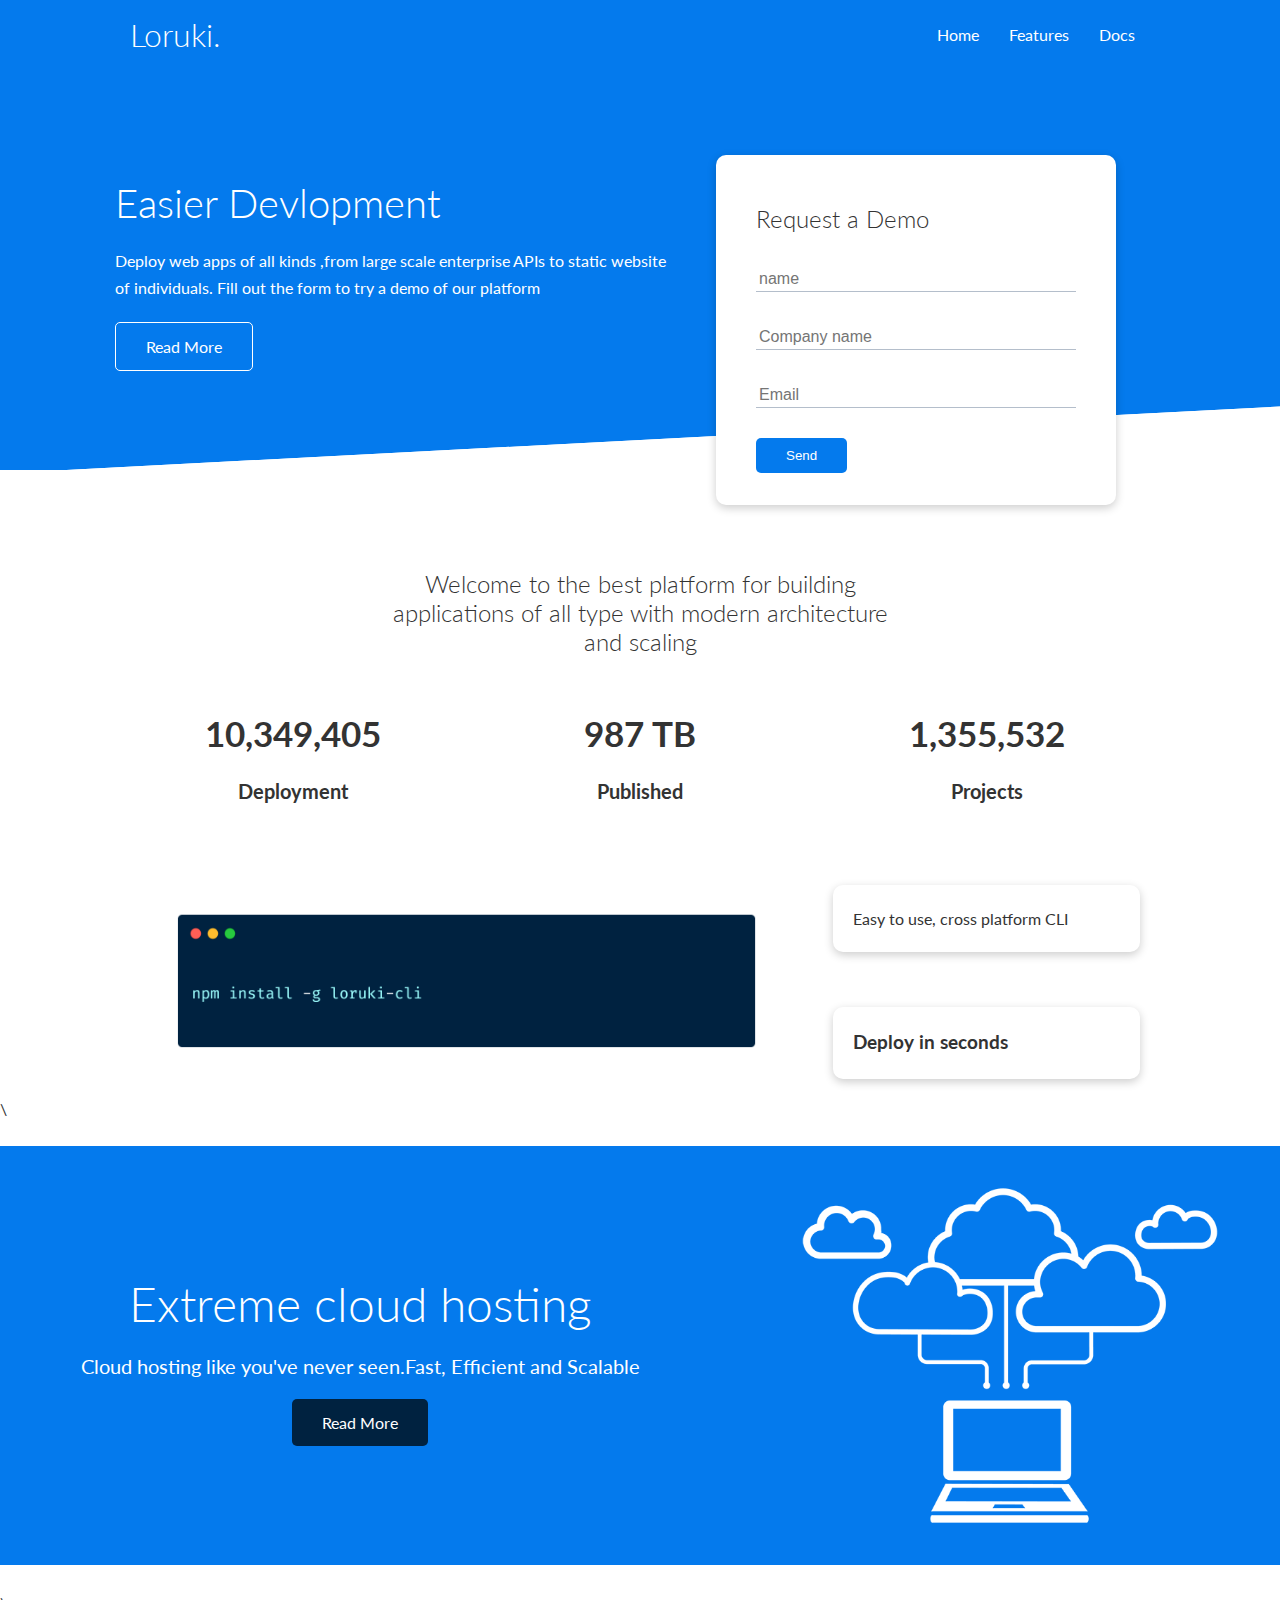
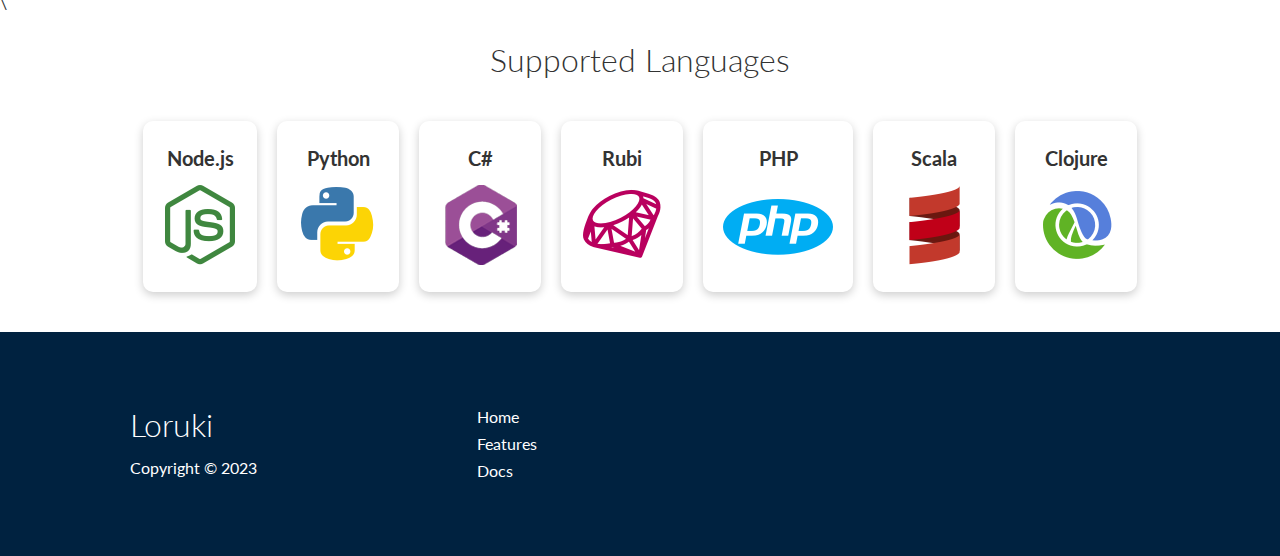
<file: index.html>
<!DOCTYPE html>
<html lang="en">
<head>
    <meta charset="UTF-8">
    <meta http-equiv="X-UA-Compatible" content="IE=edge">
    <meta name="viewport" content="width=device-width, initial-scale=1.0">
    <link rel="stylesheet" href="utlities.css">
    <link rel="stylesheet" href="style.css">
    <link rel="stylesheet" href="https://cdnjs.cloudflare.com/ajax/libs/font-awesome/6.4.0/css/all.min.css" integrity="sha512-iecdLmaskl7CVkqkXNQ/ZH/XLlvWZOJyj7Yy7tcenmpD1ypASozpmT/E0iPtmFIB46ZmdtAc9eNBvH0H/ZpiBw==" crossorigin="anonymous" referrerpolicy="no-referrer" />
    <title>Loruki | Cloud hosting for everyone</title>
</head>
<body>
    <div class="navbar">
        <div class="container flex">
            <h1 class="logo">Loruki.</h1>
            <nav>
                <ul class="nav-items">
                    <li><a href="index.html">Home</a></li>
                    <li><a href="features.html">Features</a></li>
                    <li><a href="docs.html">Docs</a></li>
                </ul>
            </nav>
        </div>
    </div>
    <!-- Showcase -->
    <section class="showcase">
        <div class="container grid">
            <div class="showcase-text">
                <h1>Easier Devlopment</h1>
                <p>Deploy web apps of all kinds
                    ,from large scale enterprise APIs to static website of individuals. 
                    Fill out the form to try a demo of our platform </p>
                <a href="features.html" class="btn btn-outline">Read More</a>
            </div>
            <div class="showcase-form card">
                <h2>Request a Demo</h2>
                <form >
                    <div class="form-control">
                        <input type="text" name="name" placeholder="name" required>
                    </div>
                    <div class="form-control">
                        <input type="text" name="company" placeholder="Company name" required>
                    </div>
                    <div class="form-control">
                        <input type="email" name="email" placeholder="Email" required>
                    </div>
                    <input type="submit" value="Send" class="btn btn-primary">
                </form>
            </div>
        </div>
    </section>


    <!-- stats -->


    <section class="stats">
        <div class="container">
            <h2 class="stats-heading text-center my1">
                Welcome to the best platform for building applications of all type with modern architecture and scaling
            </h2>
            <div class="grid grid-3 text-center my-4">
                <div>
                    <i class="fas fa-server fa-3x"></i>
                    <h3>10,349,405</h3>
                    <p class="text-secondry">Deployment</p>
                </div>
                <div>
                    <i class="fas fa-upload fa-3x"></i>
                    <h3>987 TB</h3>
                    <p class="text-secondry">Published</p>
                </div>
                <div>
                    <i class="fas fa-project-diagram fa-3x"></i>
                    <h3>1,355,532</h3>
                    <p class="text-secondry">Projects</p>
                </div>
            </div>
        </div>
    </section>
    <section class="cli">
        <div class="container grid">
            <img src="images/cli.png" alt="">
            <div class="card">
                <head>Easy to use, cross platform CLI </head>
            </div>
            <div class="card">
                <h3>Deploy in seconds</h3>
            </div>
        </div>
    </section>
    
    <!-- CLoud -->\
    <section class="cloud bg-primary my-2 py-2">
        <div class="contain grid">
            <div class="text-center">
                <h2 class="lg">Extreme cloud hosting</h2>
                <p class="lead my-1">Cloud hosting like you've never seen.Fast, Efficient and Scalable </p>
                <a href="features.html" class="btn btn-dark">Read More</a>
            </div>
            <img src="images/cloud.png" alt="">
        </div>
    </section>\
    <!-- languages -->
    <section class="languages">
        <h2 class="md text-center my-2">
            Supported Languages
        </h2>
        <div class="container flex">
            <div class="card">
                <h4>Node.js</h4>
                <img src="images/logos/node.png" alt="">
            </div>
            <div class="card">
                <h4>Python</h4>
                <img src="images/logos/python.png" alt="">
            </div>
            <div class="card">
                <h4>C#</h4>
                <img src="images/logos/csharp.png" alt="">
            </div>
            <div class="card">
                <h4>Rubi</h4>
                <img src="images/logos/ruby.png" alt="">
            </div>
            <div class="card">
                <h4>PHP</h4>
                <img src="images/logos/php.png" alt="">
            </div>
            <div class="card">
                <h4>Scala</h4>
                <img src="images/logos/scala.png" alt="">
            </div>
            <div class="card">
                <h4>Clojure</h4>
                <img src="images/logos/clojure.png" alt="">
            </div>
        </div>
    </section>
    <footer class="footer bg-dark py-5">
        <div class="container grid grid-3">
            <div>
                <h1>Loruki</h1>
                <p>Copyright &copy; 2023</p>
            </div>
            <nav>
                <ul class="nav-items">
                    <li><a href="index.html">Home</a></li>
                    <li><a href="features.html">Features</a></li>
                    <li><a href="docs.html">Docs</a></li>
                </ul>
            </nav>
            <div class="social">
                <a href="#"><i class="fab fa-github fa-2x"></i></a>
                <a href="#"><i class="fab fa-twitter fa-2x"></i></a>
                <a href="#"><i class="fab fa-instagram fa-2x"></i></a>
                <a href="#"><i class="fab fa-discord fa-2x"></i></a>
                <a href="#"><i class="fab fa-facebook fa-2x"></i></a>
            </div>
        </div>
    </footer>
    
</body>
</html>
</file>
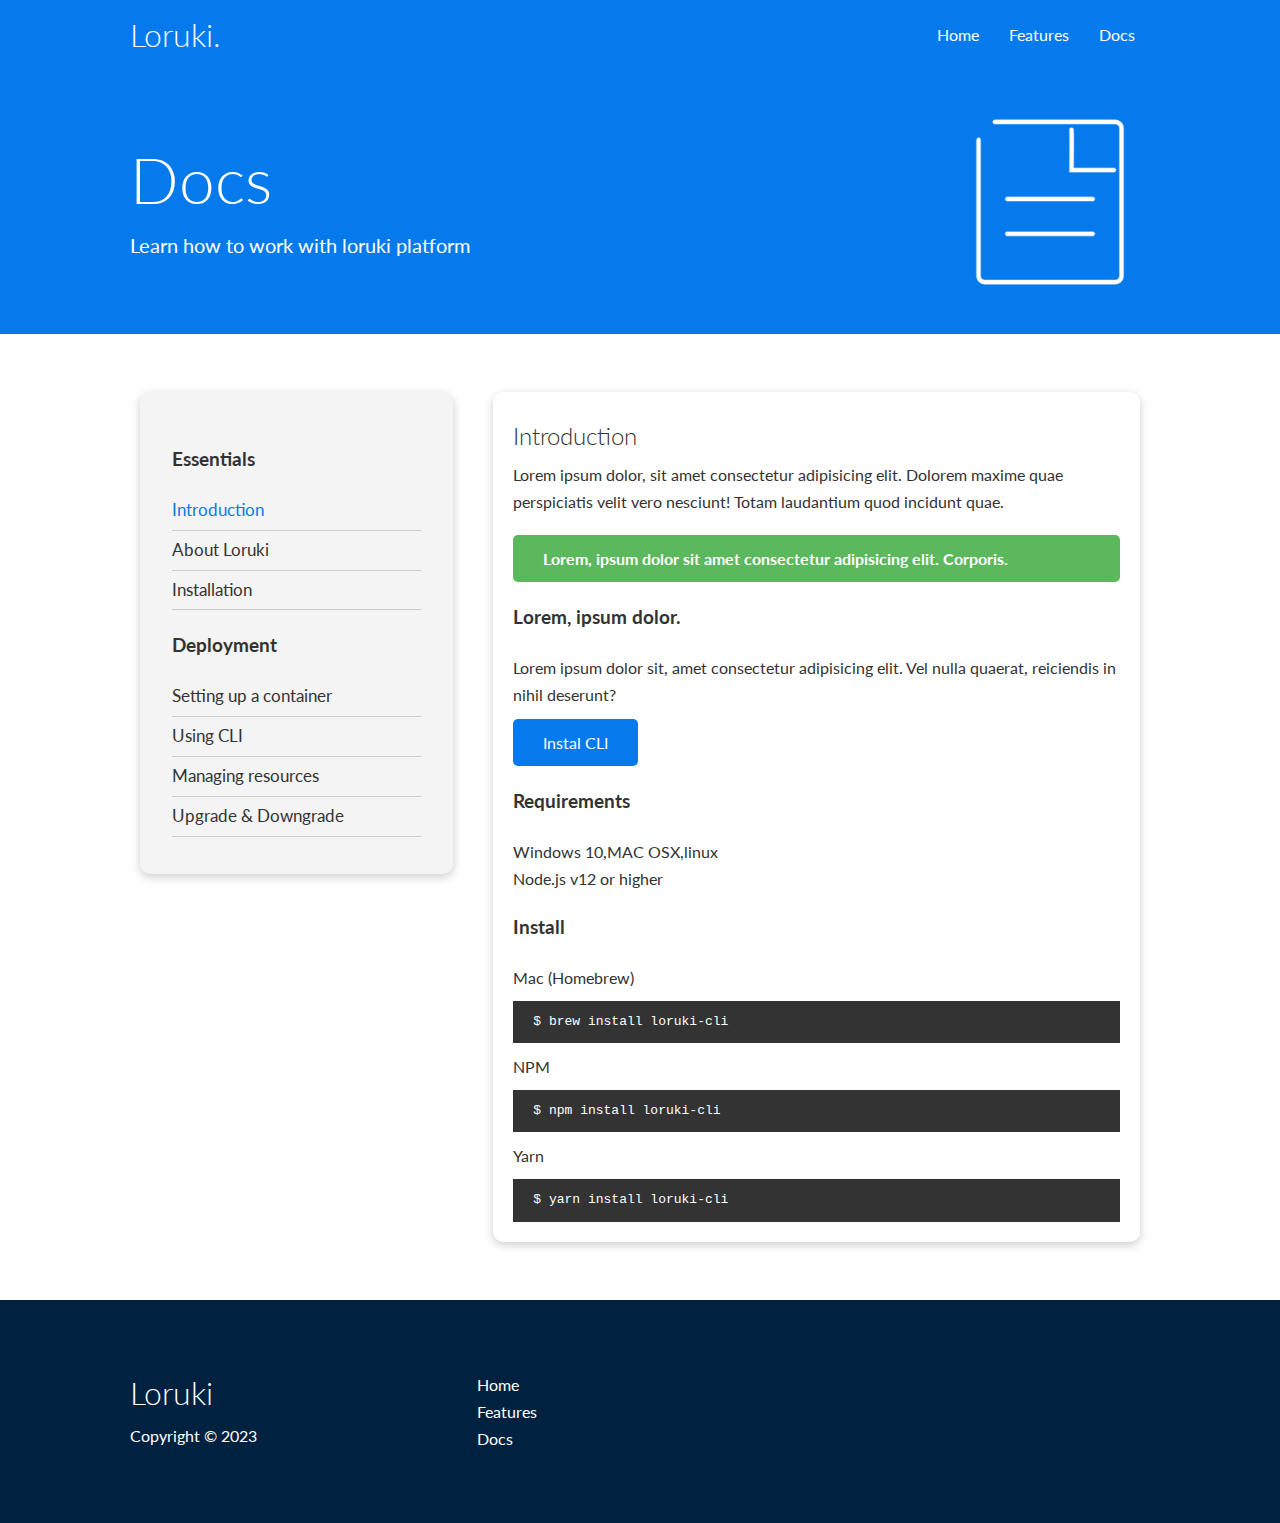
<file: docs.html>
<!DOCTYPE html>
<html lang="en">
<head>
    <meta charset="UTF-8">
    <meta http-equiv="X-UA-Compatible" content="IE=edge">
    <meta name="viewport" content="width=device-width, initial-scale=1.0">
    <link rel="stylesheet" href="utlities.css">
    <link rel="stylesheet" href="style.css">
    <link rel="stylesheet" href="https://cdnjs.cloudflare.com/ajax/libs/font-awesome/6.4.0/css/all.min.css" integrity="sha512-iecdLmaskl7CVkqkXNQ/ZH/XLlvWZOJyj7Yy7tcenmpD1ypASozpmT/E0iPtmFIB46ZmdtAc9eNBvH0H/ZpiBw==" crossorigin="anonymous" referrerpolicy="no-referrer" />
    <title>Loruki | Cloud hosting for everyone</title>
</head>





<body>
    <div class="navbar">
        <div class="container flex">
            <h1 class="logo">Loruki.</h1>
            <nav>
                <ul class="nav-items">
                    <li><a href="index.html">Home</a></li>
                    <li><a href="features.html">Features</a></li>
                    <li><a href="docs.html">Docs</a></li>
                </ul>
            </nav>
        </div>
    </div>
    
    
    
    
    
    
    
    
    <section class="docs-head bg-primary py-3">
        <div class="container grid">
            <div>
                <h1 class="xl">
                    Docs
                </h1>
                <p class="lead">
                    Learn how to work with loruki platform
                </p>
            </div>
            <img src="images/docs.png" alt="">
        </div>
    </section>
<!-- docs main -->

<section class="docs-main my-4">
    <div class="container grid">
        <div class="card bg-light p-3">
            <h3 class="my-2">Essentials</h3>
            <nav>
                <ul>
                    <li><a href="#" class="text-primary">Introduction</a></li>
                    <li><a href="#">About Loruki</a></li>
                    <li><a href="#">Installation</a></li>
                </ul>
            </nav>
            <h3 class="my-2">Deployment</h3>
            <nav>
                <ul>
                    <li><a href="#">Setting up a container</a></li>
                    <li><a href="#">Using CLI</a></li>
                    <li><a href="#">Managing resources</a></li>
                    <li><a href="#">Upgrade & Downgrade</a></li>
                </ul>
            </nav>
        </div>
        <div class="card">
                <h2>Introduction</h2>
                <p>Lorem ipsum dolor, sit amet consectetur adipisicing elit. Dolorem maxime quae perspiciatis velit vero nesciunt! Totam laudantium quod incidunt quae.</p>
                <div class="alert alert-success">
                    <i class="fas fa-info"></i>Lorem, ipsum dolor sit amet consectetur adipisicing elit. Corporis.
                </div>
                <h3>Lorem, ipsum dolor.</h3>
                <p>Lorem ipsum dolor sit, amet consectetur adipisicing elit. Vel nulla quaerat, reiciendis in nihil deserunt?</p>
                <a href="#" class="btn btn-primary">Instal CLI
                </a>
                <h3>Requirements</h3>
                <ul>
                    <li>Windows 10,MAC OSX,linux</li>
                    <li>Node.js v12 or higher</li>
                </ul>
                <h3>Install</h3>
                <p>Mac (Homebrew)</p>
                <pre><code>$ brew install loruki-cli</code></pre>
                <p>NPM</p>
                <pre><code>$ npm install loruki-cli</code></pre>
                <p>Yarn</p>
                <pre><code>$ yarn install loruki-cli</code></pre>

        </div>
    </div>
</section>




    <footer class="footer bg-dark py-5">
        <div class="container grid grid-3">
            <div>
                <h1>Loruki</h1>
                <p>Copyright &copy; 2023</p>
            </div>
            <nav>
                <ul class="nav-items">
                    <li><a href="index.html">Home</a></li>
                    <li><a href="features.html">Features</a></li>
                    <li><a href="docs.html">Docs</a></li>
                </ul>
            </nav>
            <div class="social">
                <a href="#"><i class="fab fa-github fa-2x"></i></a>
                <a href="#"><i class="fab fa-twitter fa-2x"></i></a>
                <a href="#"><i class="fab fa-instagram fa-2x"></i></a>
                <a href="#"><i class="fab fa-discord fa-2x"></i></a>
                <a href="#"><i class="fab fa-facebook fa-2x"></i></a>
            </div>
        </div>
    </footer>
    
</body>
</html>
</file>
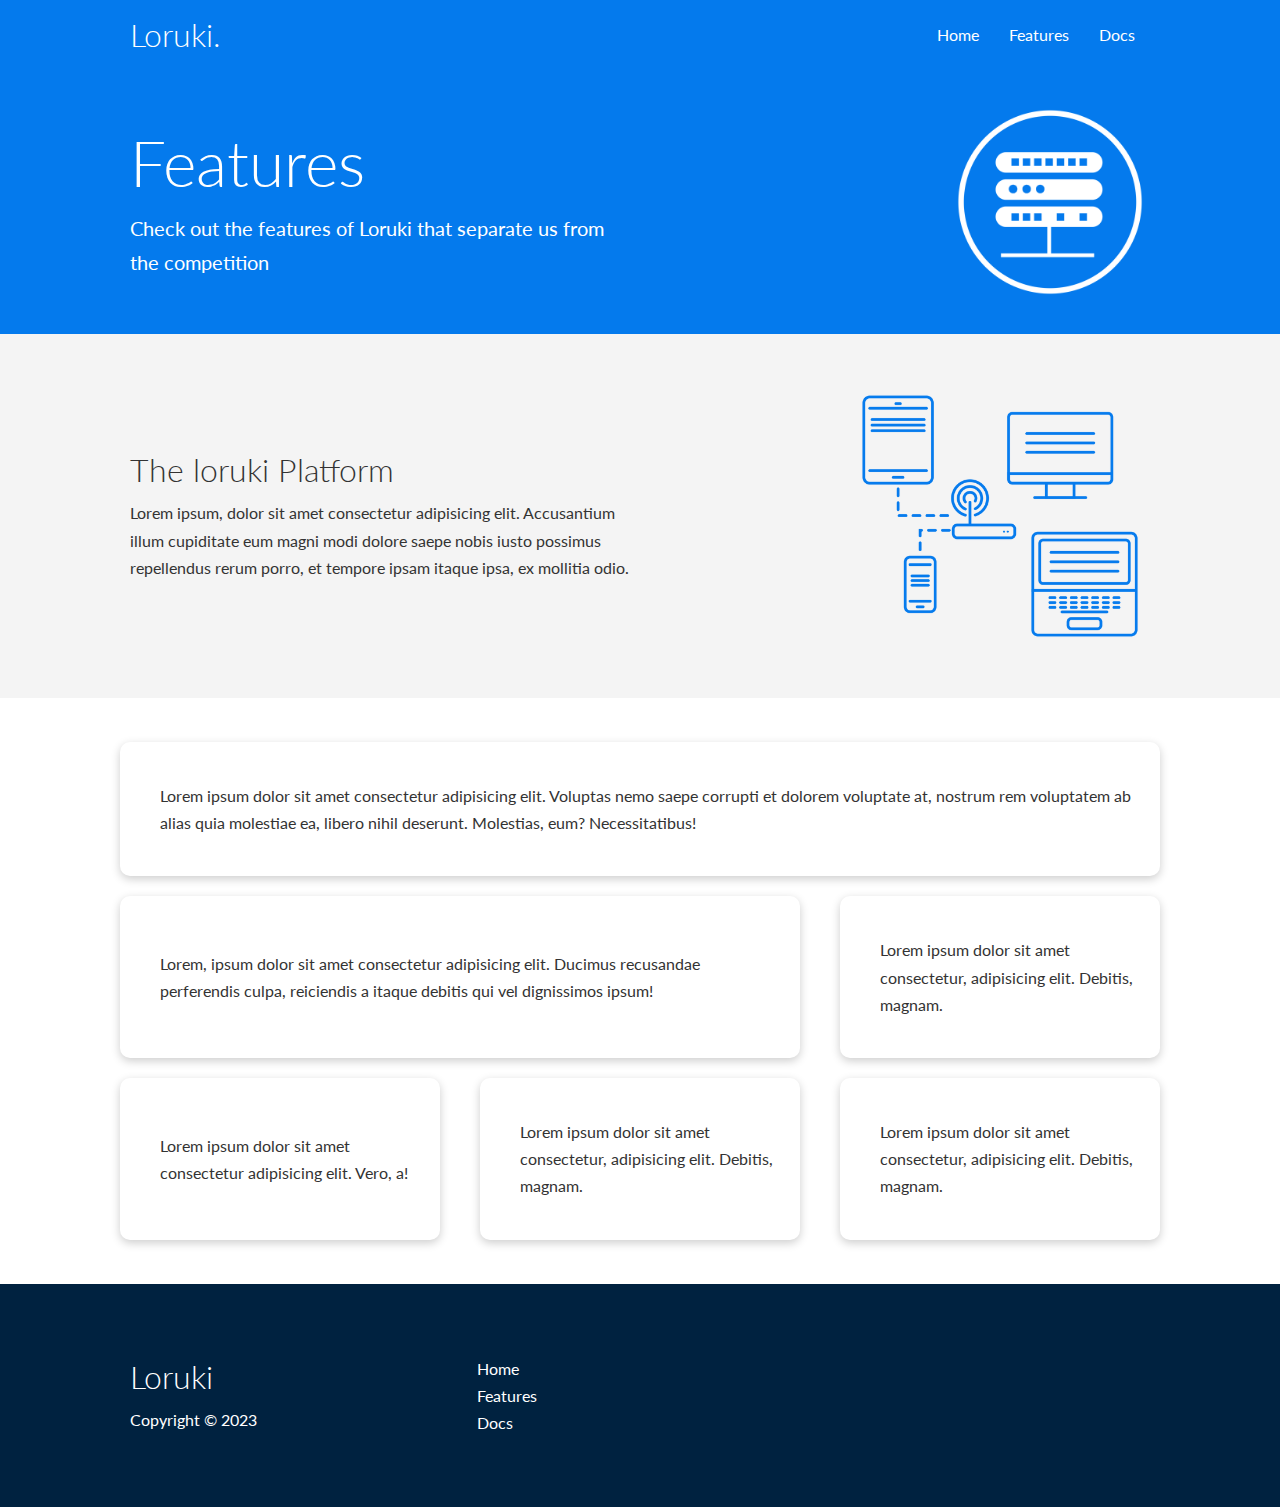
<file: features.html>
<!DOCTYPE html>
<html lang="en">
<head>
    <meta charset="UTF-8">
    <meta http-equiv="X-UA-Compatible" content="IE=edge">
    <meta name="viewport" content="width=device-width, initial-scale=1.0">
    <link rel="stylesheet" href="utlities.css">
    <link rel="stylesheet" href="style.css">
    <link rel="stylesheet" href="https://cdnjs.cloudflare.com/ajax/libs/font-awesome/6.4.0/css/all.min.css" integrity="sha512-iecdLmaskl7CVkqkXNQ/ZH/XLlvWZOJyj7Yy7tcenmpD1ypASozpmT/E0iPtmFIB46ZmdtAc9eNBvH0H/ZpiBw==" crossorigin="anonymous" referrerpolicy="no-referrer" />
    <title>Loruki | Cloud hosting for everyone</title>
</head>





<body>
    <div class="navbar">
        <div class="container flex">
            <h1 class="logo">Loruki.</h1>
            <nav>
                <ul class="nav-items">
                    <li><a href="index.html">Home</a></li>
                    <li><a href="features.html">Features</a></li>
                    <li><a href="docs.html">Docs</a></li>
                </ul>
            </nav>
        </div>
    </div>
    
    
    
    
    
    
    
    
    <section class="features-head bg-primary py-3">
        <div class="container grid">
            <div>
                <h1 class="xl">
                    Features
                </h1>
                <p class="lead">
                    Check out the features of Loruki that separate us from the competition
                </p>
            </div>
            <img src="images/server.png" alt="">
        </div>
    </section>
    
    
    
    
    
    
    <section class="features-sub-head bg-light py-3">
        <div class="container grid">
            <div>
                    <h1 class="md">The loruki Platform</h1>
                    <p >Lorem ipsum, dolor sit amet consectetur adipisicing elit. Accusantium illum cupiditate eum magni modi dolore saepe nobis iusto possimus repellendus rerum porro, et tempore ipsam itaque ipsa, ex mollitia odio.</p>
            </div>
            <img src="images/server2.png" alt="">
        </div>
    </section>





    <section class="features-main my-2">
        <div class="container grid grid-3">
            <div class="card flex">
               <i class="fas fa-server fa-3x"></i> 
               <p>Lorem ipsum dolor sit amet consectetur adipisicing elit. Voluptas nemo saepe corrupti et dolorem voluptate at, nostrum rem voluptatem ab alias quia molestiae ea, libero nihil deserunt. Molestias, eum? Necessitatibus!</p>
            </div>
            <div class="card flex">
                <i class="fas fa-network-wired fa-3x"></i>
                <p>
                    Lorem, ipsum dolor sit amet consectetur adipisicing elit. Ducimus
                    recusandae perferendis culpa, reiciendis a itaque debitis qui vel
                    dignissimos ipsum!
                </p>
            </div>
            <div class="card flex">
                <i class="fas fa-laptop-code fa-3x"></i>
                <p>
                    Lorem ipsum dolor sit amet consectetur, adipisicing elit. Debitis,
                    magnam.
                </p>
            </div>
            <div class="card flex">
                <i class="fas fa-database fa-3x"></i>
                <p>
                    Lorem ipsum dolor sit amet consectetur adipisicing elit. Vero, a!
                </p>
            </div>
            <div class="card flex">
                <i class="fas fa-power-off fa-3x"></i>
                <p>
                    Lorem ipsum dolor sit amet consectetur, adipisicing elit. Debitis,
                    magnam.
                </p>
            </div>
            <div class="card flex">
                <i class="fas fa-upload fa-3x"></i>
                <p>
                    Lorem ipsum dolor sit amet consectetur, adipisicing elit. Debitis,
                    magnam.
                </p>
            </div>
        </div>        
    </section>








    <footer class="footer bg-dark py-5">
        <div class="container grid grid-3">
            <div>
                <h1>Loruki</h1>
                <p>Copyright &copy; 2023</p>
            </div>
            <nav>
                <ul class="nav-items">
                    <li><a href="index.html">Home</a></li>
                    <li><a href="features.html">Features</a></li>
                    <li><a href="docs.html">Docs</a></li>
                </ul>
            </nav>
            <div class="social">
                <a href="#"><i class="fab fa-github fa-2x"></i></a>
                <a href="#"><i class="fab fa-twitter fa-2x"></i></a>
                <a href="#"><i class="fab fa-instagram fa-2x"></i></a>
                <a href="#"><i class="fab fa-discord fa-2x"></i></a>
                <a href="#"><i class="fab fa-facebook fa-2x"></i></a>
            </div>
        </div>
    </footer>
    
</body>
</html>
</file>
<file: utlities.css>
.container{
    max-width: 1100px;
    margin: 0  auto;
    overflow: auto;
    padding: 0 40px;
    
}
.card{
    background-color: #fff;
    border-radius: 10px;
    color: #333;
    box-shadow: 0 3px 10px rgba(0,0,0,0.2);
    margin: 10px;
    padding: 20px;
}

.flex{
    display: flex;
     justify-content: center;
    align-items: center; 
    height: 100%;
}
.grid{
    display: grid;
    grid-template-columns: repeat(2,1fr);
    gap: 20px;
    justify-content: center;
    align-items: center;
    height: 100%;
}
.grid-3{
    grid-template-columns: repeat(3,1fr);

}
.btn{
    display: inline-block;
    padding: 10px 30px;
    background-color: var(--primary-color);
    border: none;
    border-radius: 5px;
    color: #fff;
    cursor: pointer;
}
.btn-outline{
    background-color: transparent;
    border: 1px solid #fff;
}
.btn:hover{
    transform: scale(1.1);
}
/* background and coloured btns */
.bg-primary,
 .btn-primary{
    background-color: var(--primary-color);
    color: #fff;
}
.bg-secondary,
 .btn-secondary{
    background-color: var(--secondary-color);
    color: #fff;
}
.bg-dark,
 .btn-dark{
    background-color: var(--dark-color);
    color: #fff;
}
.bg-light,
.btn-light{
    background-color: var(--light-color);
    color: #333;
}
 /*text colors  */
 .text-primary{
    color: var(--primary-color);
    
}
.text-secondary{
    color: var(--secondary-color);
    
}
.text-dark{
    color: var(--dark-color);
    
}
.text-light{
    color: var(--light-color);
    
}


.bg-primary a,
 .btn-primary a ,
 .bg-secondary a,
 .btn-secondary a,
 .bg-dark a,
 .btn-dark a{
    color: #fff;
 }
.text-center{
    text-align: center;
}
/* alert */
.alert{
    background-color: var(--light-color);
    padding: 10px 20px;
    margin: 20px 0;
    font-weight: bold;
    border-radius: 5px;
}
.alert i{
    margin-right: 10px;
}
.alert-success{
    background-color: var(--success-color);
    color:#fff;
}
.alert-error{
    background-color: var(--error-color);
    color:#fff;
}


/* text sizes */
.lead{
    font-size: 20px;

}
.sm{
    font-size: 1rem;
}
.md{
    font-size:2rem ;
}
.lg{
    font-size:3rem ;
}
.xl{
    font-size:4rem ;
}
</file>
<file: style.css>
@import url('https://fonts.googleapis.com/css2?family=Lato:wght@300&display=swap');

:root{
    --primary-color: #047aed;
    --secondary-color: #1c3fa8;
    --dark-color: #002240;
    --light-color: #f4f4f4;
    --success-color: #5cb85c;
    --error-color: #d9534f;
    
}

*{
    box-sizing: border-box;
    margin: 0;
    padding: 0 ;
}
body{
    font-family: 'Lato', sans-serif;
    line-height: 1.7;
    color: #333;
}
ul{
    list-style-type: none;
}
a{
    text-decoration: none;
    color: #333;
}
h1,
h2{
    font-weight: 300;
    line-height: 1.2;
    margin: 10px 0;

}

p{
    margin: 10px 0;

}
img{
    width: 100%;
}
code,pre{
    background-color: #333;
    color: #fff;
    padding: 10px;
}
/* navbar */
.navbar{
    background-color: var(--primary-color);
    color: #fff;
    height: 70px;
}
.navbar a{
    color: #fff;
    padding: 10px;
    margin: 0 5px;
}
.navbar a:hover{
    border-bottom: #fff 2px solid;
}
.navbar ul{
    display: flex;
}
.navbar .flex{
    justify-content: space-between;
}
/* showcase */
.showcase{
    background-color: var(--primary-color);
    height: 400px;
    color: #fff;
    position: relative;

}
.showcase-text{
    animation: slideInFromTheLeft 1s ease-in;
}
.showcase h1{
    font-size: 40px;
}
.showcase p{
    margin: 20px 0;

}
.showcase .grid{
    grid-template-columns: 55% 45%;
    gap: 30px;
    overflow: visible;
}
.showcase-form{
    animation: slideInFromTheRight 1s ease-in;
    position: relative;
    top: 60px;
    height: 350px;
    width: 400px;
    padding: 40px;
    z-index: 100;
}
.showcase-form:hover{
    transform: scale(1.1);
}
.showcase-form .form-control{
    margin: 30px 0;
}

.showcase-form input[type="text"],
.showcase-form input[type="email"] {
    border: 0;
    border-bottom: 1px solid #b4becb;
    width: 100%;
    padding: 3px;
    font-size: 16px;
}
.showcase-form input:focus{
    outline: none;
}
.showcase::before,
.showcase::after{
    content: '';
    position: absolute;
    height: 100px;
    bottom:-70px;
    right: 0;
    left: 0;
    background: #fff;
    transform: skewY(-3deg);
    -webkit-transform: skewY(-3deg);
    -moz-transform: skewY(-3deg);
    -ms-transform: skewY(-3deg);
}

/* stats */

.stats{
    padding-top: 100px;
    animation: slideInFromTheBottom 1s ease-in;

}
.stats-heading{
    max-width: 500px;
    margin: auto;
}
.stats .grid h3{
    font-size: 35px;
}
.stats .grid p{
    font-size: 20px;
    font-weight: bold;
}
 /* CLI */

 .cli .grid {
    grid-template-columns: repeat(3,1fr);
    grid-template-rows: repeat(2,1fr);
 }

.cli .grid > *:first-child{
    grid-column: 1/span 2;
    grid-row: 1/span 2;
}
/* languages */
.languages .flex{
    flex-wrap: wrap;
}
.languages .card{
    text-align: center;
    margin: 18px 10px 40px;
    transition: transform 0.2s ease-in;
}
.languages .card h4{
    font-size: 20px;
    margin-bottom: 10px;
}
.languages .card:hover{

    transform: translateY(-15px) ;
}
 /* clouds */
 .cloud .grid{
    grid-template-columns: 4fr 3fr;
 }
/* features */
.features-head img,
.docs-head img{
    width: 200px;
    justify-self: flex-end ;
    /* animation: slideInFromTheRight 1s ease-in; */


}
.features-sub-head img{
    width: 300px;
    justify-self: flex-end;
}
.features-main .card>i{
    margin-right: 20px;
}
.features-main .grid{
    padding: 20px;
}
.features-main .grid> *:first-child{
    grid-column: 1/span 3;
}
.features-main .grid> *:nth-child(2){
    grid-column: 1/span 2;
}
/* docs */

.docs-main h3{
    margin: 20px 0;
}
.docs-main .grid{
    grid-template-columns: 1fr 2fr;
    align-items: flex-start;
}
.docs-main nav li{
    font-size: 17px;
    padding-bottom: 5px;
    margin-bottom: 5px;
    border-bottom: 1px #ccc solid;
}
.docs-main nav li:hover{
    font-weight: bold;
    transform: scale(1.1);
    transition: transform 0.2s ease-in;
}

 /* footer */
 .footer .social a{
    margin: 0 10px;
 }



/* margin */

.my-1{
    margin: 1rem 0;
}
.my-2{
    margin: 1.5rem 0;
}
.my-3{
    margin: 2rem 0;
}
.my-4{
    margin: 3rem 0;
}
.my-5{
    margin: 4rem 0;
}
.m-1{
    margin: 1rem ;
}
.m-2{
    margin: 1.5rem ;
}
.m-3{
    margin: 2rem ;
}
.m-4{
    margin: 3rem ;
}
.m-5{
    margin: 4rem ;
}
/* padding */
.py-1{
    padding: 1rem 0;
}
.py-2{
    padding: 1.5rem 0;
}
.py-3{
    padding: 2rem 0;
}
.py-4{
    padding: 3rem 0;
}
.py-5{
    padding: 4rem 0;
}
.p-1{
    padding: 1rem ;
}
.p-2{
    padding: 1.5rem ;
}
.p-3{
    padding: 2rem ;
}
.p-4{
    padding: 3rem ;
}
.p-5{
    padding: 4rem ;
} 

/* animations */
@keyframes slideInFromTheLeft {
    0%{
        transform: translateX(-100%);
    }
    100%{
        transform: translateX(0);
    }
    
}
@keyframes slideInFromTheRight {
    0%{
        transform: translateX(100%);
    }
    100%{
        transform: translateX(0);
    }
    
}
@keyframes slideInFromTheTop {
    0%{
        transform: translateY(-100%);
    }
    100%{
        transform: translateY(0);
    }
    
}
@keyframes slideInFromTheBottom {
    0%{
        transform: translateY(100%);
    }
    100%{
        transform: translateY(0);
    }
    
}


/* tablets */
@media(max-width:768px){
    .grid,
    .showcase .grid,
    .stats .grid
    .cli .grid,
    .cloud .grid,
    .features-main .grid,
    .docs-main .grid{
        grid-template-columns: 1fr;
        grid-template-rows: 1fr;
    } 

    .showcase{
        height: auto;
    }
    .showcase-text{
        text-align: center;
    }
    .showcase-form{
        justify-self: center;
        margin: auto;
    }

    .cli .grid > *:first-child{
        grid-column: 1;
        grid-row: 1;
    }
    .cli .container{
        display: flex;
        flex-direction: column;
    }
    .features-head,
    .features-sub-head,
    .docs-head{
        text-align: center;
    }
    .features-head img,
    .features-sub-head img,
    .docs-head img{
        justify-self: center;
    }
    .features-main .grid> *:first-child,
    .features-main .grid> *:nth-child(2){
        grid-column: 1;
    }
}

/* mobiles */
@media(max-width:500px){
    .navbar{
        height: 110px;
    }
    .navbar .flex{
        flex-direction: column;
    }
    .navbar ul{
        padding: 10px;
        border-radius: 5px;
        background-color: rgba(0,0,0,0.1);
    }
}
</file>
